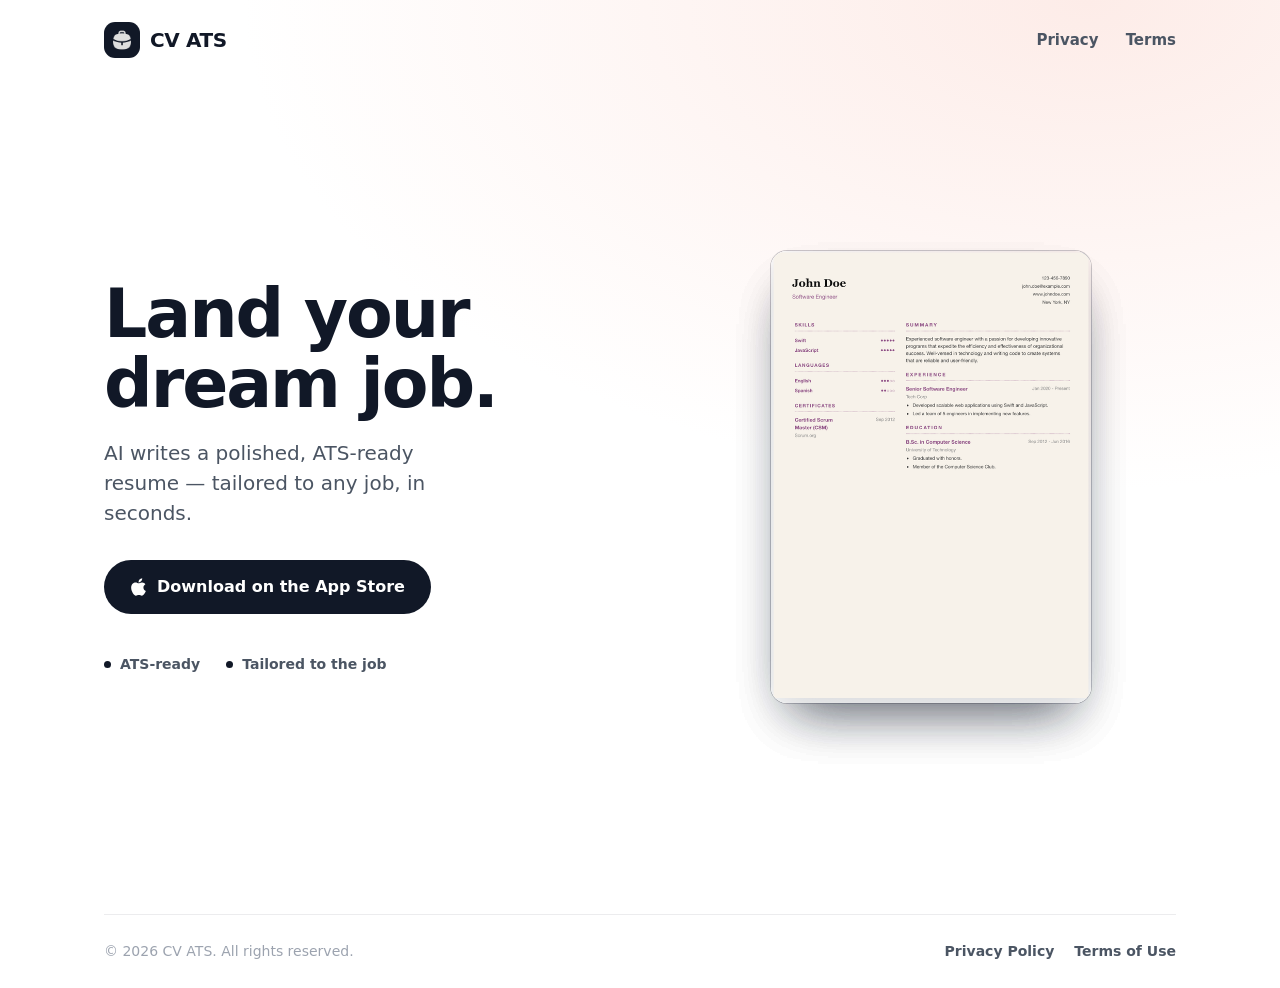
<file: index.html>
<!DOCTYPE html>
<html lang="en">
<head>
  <meta charset="UTF-8" />
  <meta name="viewport" content="width=device-width, initial-scale=1.0" />
  <title>CV ATS — Land your dream job</title>
  <meta name="description" content="AI writes a polished, ATS-ready resume — tailored to any job in seconds." />
  <link rel="stylesheet" href="styles.css" />
  <link rel="icon" href="logo.png" />
</head>
<body>
  <div class="wrap">

    <header class="site-header">
      <a class="brand" href="index.html"><span class="mark"><img src="logo.png" alt="" /></span>CV ATS</a>
      <nav>
        <a href="privacy.html">Privacy</a>
        <a href="terms.html">Terms</a>
      </nav>
    </header>

    <main class="hero">
      <div class="copy">
        <h1>Land your<br />dream job.</h1>
        <p class="lead">AI writes a polished, ATS-ready resume — tailored to any job, in seconds.</p>

        <div class="cta">
          <a class="btn" href="https://apps.apple.com/us/app/cv-ats/id6504455675">
            <svg width="17" height="20" viewBox="0 0 384 512" fill="currentColor" aria-hidden="true"><path d="M318.7 268.7c-.2-36.7 16.4-64.4 50-84.8-18.8-26.9-47.2-41.7-84.7-44.6-35.5-2.8-74.3 20.7-88.5 20.7-15 0-49.4-19.7-76.4-19.7C63.3 141.2 4 184.8 4 273.5q0 39.3 14.4 81.2c12.8 36.7 59 126.7 107.2 125.2 25.2-.6 43-17.9 75.8-17.9 31.8 0 48.3 17.9 76.4 17.9 48.6-.7 90.4-82.5 102.6-119.3-65.2-30.7-61.7-90-61.7-91.9zm-56.6-164.2c27.3-32.4 24.8-61.9 24-72.5-24.1 1.4-52 16.4-67.9 34.9-17.5 19.8-27.8 44.3-25.6 71.9 26.1 2 49.9-11.4 69.5-34.3z"/></svg>
            Download on the App Store
          </a>
        </div>

        <div class="feats">
          <span class="feat"><span class="dot"></span> ATS-ready</span>
          <span class="feat"><span class="dot"></span> Tailored to the job</span>
        </div>
      </div>

      <!-- Real CV templates, cycling like the app's onboarding -->
      <div class="stage">
        <div class="cv-stack" aria-hidden="true">
          <div class="cv"><img src="cv-classic.png" alt="Classic resume template" /></div>
          <div class="cv"><img src="cv-noir.png" alt="Noir resume template" /></div>
          <div class="cv"><img src="cv-cream.png" alt="Cream resume template" /></div>
        </div>
      </div>
    </main>

    <footer class="site-footer">
      <span>© <span id="yr"></span> CV ATS. All rights reserved.</span>
      <div class="links">
        <a href="privacy.html">Privacy Policy</a>
        <a href="terms.html">Terms of Use</a>
      </div>
    </footer>

  </div>
  <script>document.getElementById("yr").textContent = new Date().getFullYear();</script>
</body>
</html>
</file>
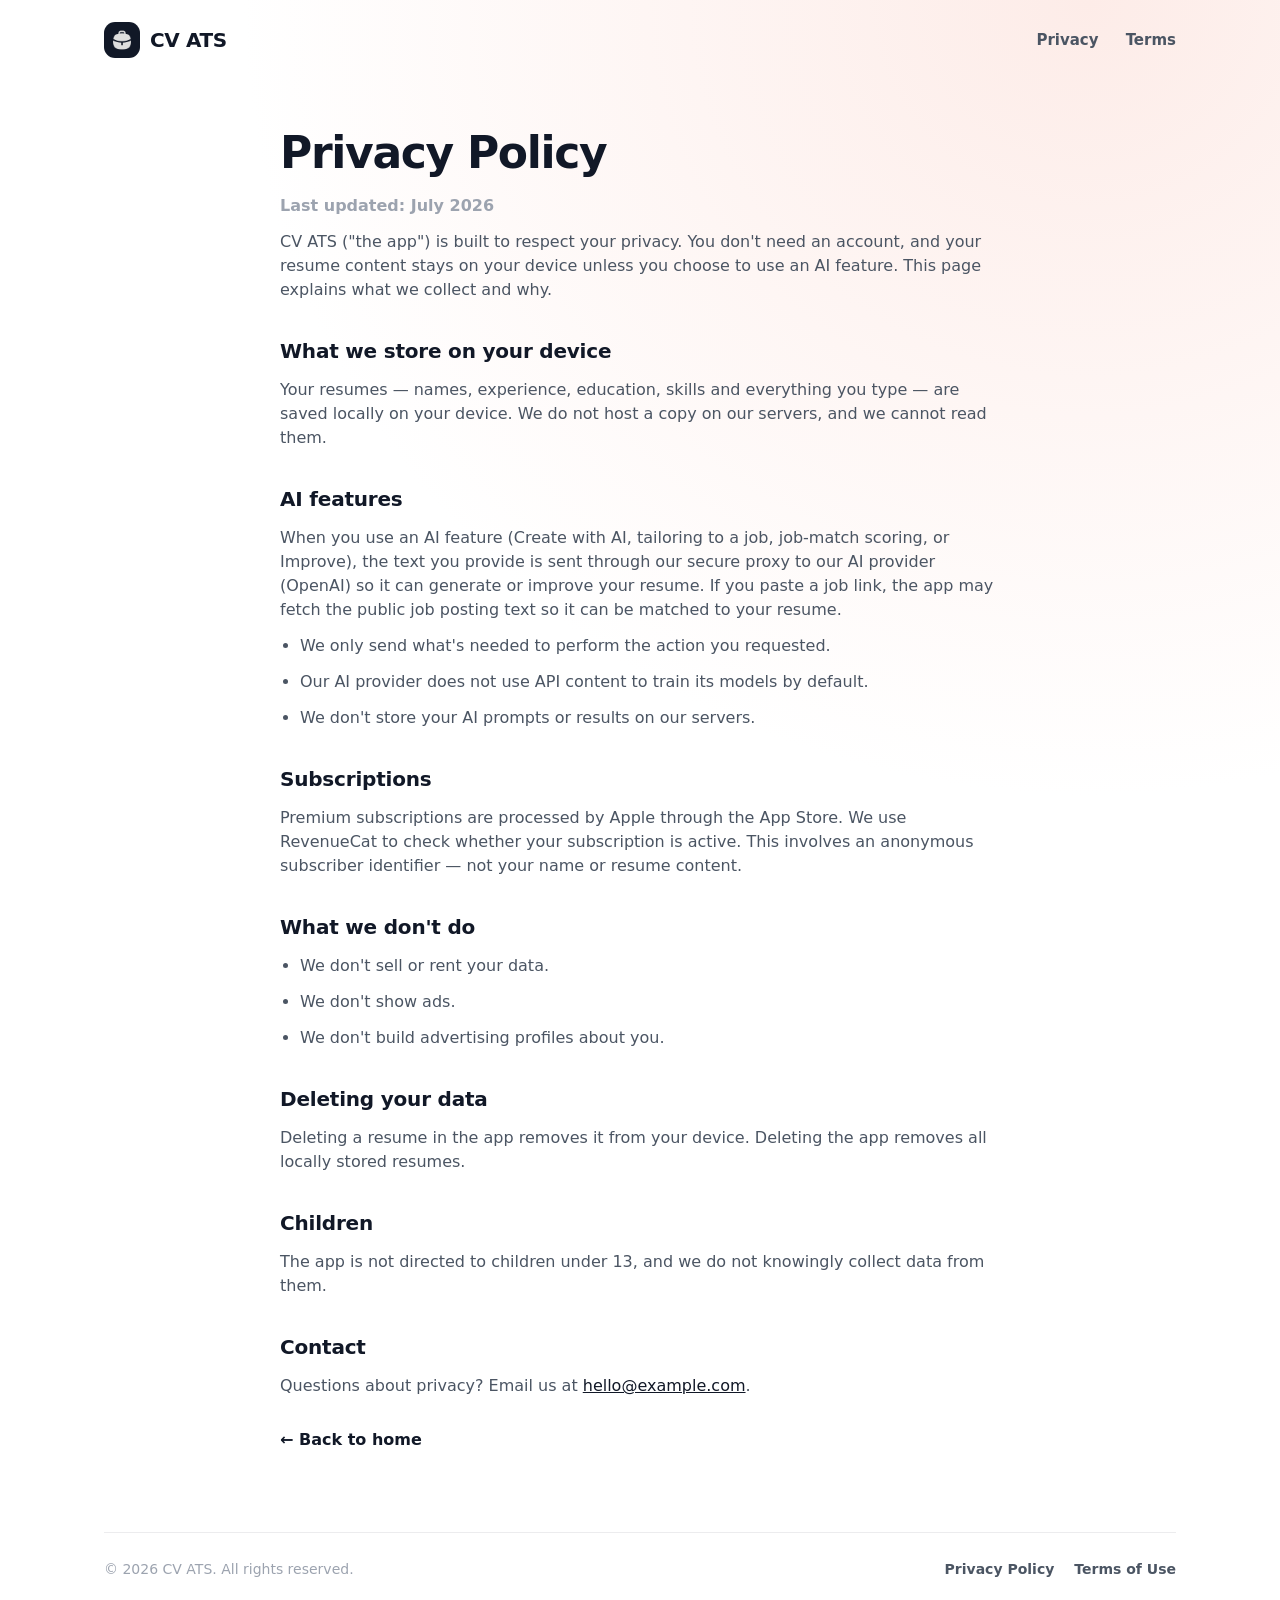
<file: privacy.html>
<!DOCTYPE html>
<html lang="en">
<head>
  <meta charset="UTF-8" />
  <meta name="viewport" content="width=device-width, initial-scale=1.0" />
  <title>Privacy Policy — CV ATS</title>
  <meta name="description" content="How the CV ATS app handles your data." />
  <link rel="stylesheet" href="styles.css" />
  <link rel="icon" href="logo.png" />
</head>
<body>
  <div class="wrap">
    <header class="site-header">
      <a class="brand" href="index.html"><span class="mark"><img src="logo.png" alt="" /></span>CV ATS</a>
      <nav>
        <a href="privacy.html">Privacy</a>
        <a href="terms.html">Terms</a>
      </nav>
    </header>

    <main class="legal">
      <h1>Privacy Policy</h1>
      <p class="updated">Last updated: July 2026</p>

      <p>CV ATS ("the app") is built to respect your privacy. You don't need an account, and your resume content stays on your device unless you choose to use an AI feature. This page explains what we collect and why.</p>

      <h2>What we store on your device</h2>
      <p>Your resumes — names, experience, education, skills and everything you type — are saved locally on your device. We do not host a copy on our servers, and we cannot read them.</p>

      <h2>AI features</h2>
      <p>When you use an AI feature (Create with AI, tailoring to a job, job-match scoring, or Improve), the text you provide is sent through our secure proxy to our AI provider (OpenAI) so it can generate or improve your resume. If you paste a job link, the app may fetch the public job posting text so it can be matched to your resume.</p>
      <ul>
        <li>We only send what's needed to perform the action you requested.</li>
        <li>Our AI provider does not use API content to train its models by default.</li>
        <li>We don't store your AI prompts or results on our servers.</li>
      </ul>

      <h2>Subscriptions</h2>
      <p>Premium subscriptions are processed by Apple through the App Store. We use RevenueCat to check whether your subscription is active. This involves an anonymous subscriber identifier — not your name or resume content.</p>

      <h2>What we don't do</h2>
      <ul>
        <li>We don't sell or rent your data.</li>
        <li>We don't show ads.</li>
        <li>We don't build advertising profiles about you.</li>
      </ul>

      <h2>Deleting your data</h2>
      <p>Deleting a resume in the app removes it from your device. Deleting the app removes all locally stored resumes.</p>

      <h2>Children</h2>
      <p>The app is not directed to children under 13, and we do not knowingly collect data from them.</p>

      <h2>Contact</h2>
      <p>Questions about privacy? Email us at <a href="mailto:hello@example.com">hello@example.com</a>.</p>

      <a class="back" href="index.html">← Back to home</a>
    </main>

    <footer class="site-footer">
      <span>© <span id="yr"></span> CV ATS. All rights reserved.</span>
      <div class="links">
        <a href="privacy.html">Privacy Policy</a>
        <a href="terms.html">Terms of Use</a>
      </div>
    </footer>
  </div>
  <script>document.getElementById("yr").textContent = new Date().getFullYear();</script>
</body>
</html>
</file>
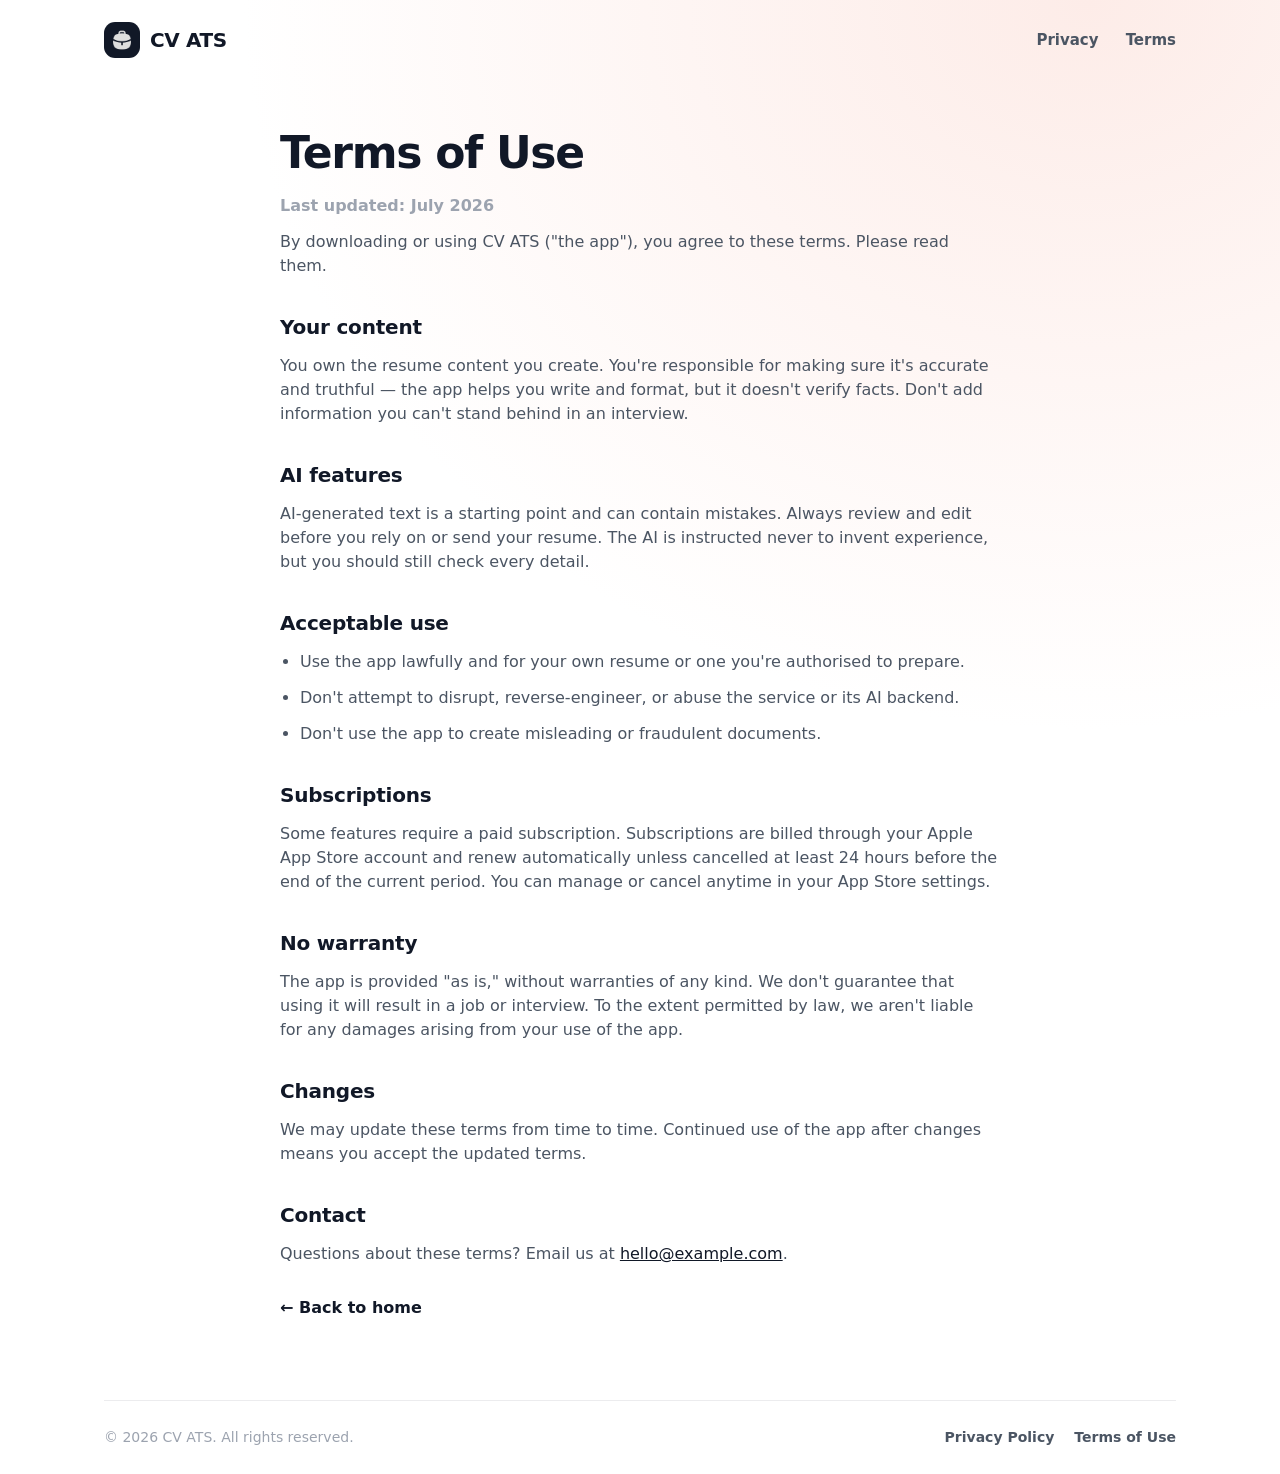
<file: terms.html>
<!DOCTYPE html>
<html lang="en">
<head>
  <meta charset="UTF-8" />
  <meta name="viewport" content="width=device-width, initial-scale=1.0" />
  <title>Terms of Use — CV ATS</title>
  <meta name="description" content="The terms for using the CV ATS app." />
  <link rel="stylesheet" href="styles.css" />
  <link rel="icon" href="logo.png" />
</head>
<body>
  <div class="wrap">
    <header class="site-header">
      <a class="brand" href="index.html"><span class="mark"><img src="logo.png" alt="" /></span>CV ATS</a>
      <nav>
        <a href="privacy.html">Privacy</a>
        <a href="terms.html">Terms</a>
      </nav>
    </header>

    <main class="legal">
      <h1>Terms of Use</h1>
      <p class="updated">Last updated: July 2026</p>

      <p>By downloading or using CV ATS ("the app"), you agree to these terms. Please read them.</p>

      <h2>Your content</h2>
      <p>You own the resume content you create. You're responsible for making sure it's accurate and truthful — the app helps you write and format, but it doesn't verify facts. Don't add information you can't stand behind in an interview.</p>

      <h2>AI features</h2>
      <p>AI-generated text is a starting point and can contain mistakes. Always review and edit before you rely on or send your resume. The AI is instructed never to invent experience, but you should still check every detail.</p>

      <h2>Acceptable use</h2>
      <ul>
        <li>Use the app lawfully and for your own resume or one you're authorised to prepare.</li>
        <li>Don't attempt to disrupt, reverse-engineer, or abuse the service or its AI backend.</li>
        <li>Don't use the app to create misleading or fraudulent documents.</li>
      </ul>

      <h2>Subscriptions</h2>
      <p>Some features require a paid subscription. Subscriptions are billed through your Apple App Store account and renew automatically unless cancelled at least 24 hours before the end of the current period. You can manage or cancel anytime in your App Store settings.</p>

      <h2>No warranty</h2>
      <p>The app is provided "as is," without warranties of any kind. We don't guarantee that using it will result in a job or interview. To the extent permitted by law, we aren't liable for any damages arising from your use of the app.</p>

      <h2>Changes</h2>
      <p>We may update these terms from time to time. Continued use of the app after changes means you accept the updated terms.</p>

      <h2>Contact</h2>
      <p>Questions about these terms? Email us at <a href="mailto:hello@example.com">hello@example.com</a>.</p>

      <a class="back" href="index.html">← Back to home</a>
    </main>

    <footer class="site-footer">
      <span>© <span id="yr"></span> CV ATS. All rights reserved.</span>
      <div class="links">
        <a href="privacy.html">Privacy Policy</a>
        <a href="terms.html">Terms of Use</a>
      </div>
    </footer>
  </div>
  <script>document.getElementById("yr").textContent = new Date().getFullYear();</script>
</body>
</html>
</file>
<file: styles.css>
/* ---- Resume landing — brand palette (blush + ink) ---- */
:root {
  --ink: #111827;
  --ink-soft: #4b5563;
  --ink-faint: #9ca3af;
  --blush: #fdece8;
  --line: rgba(17, 24, 39, 0.08);
  --card: #ffffff;
  --navy: #21384e;
  --cream: #ebe7de;
  --radius: 22px;
  --font: "SF Pro Rounded", ui-rounded, -apple-system, BlinkMacSystemFont,
    "Segoe UI", system-ui, "Helvetica Neue", Arial, sans-serif;
}

* { box-sizing: border-box; margin: 0; padding: 0; }

html { scroll-behavior: smooth; }

body {
  font-family: var(--font);
  color: var(--ink);
  background: radial-gradient(120% 90% at 85% 0%, var(--blush) 0%, #ffffff 55%);
  -webkit-font-smoothing: antialiased;
  line-height: 1.5;
  min-height: 100vh;
}

/* ---- Shared layout ---- */
.wrap { width: 100%; max-width: 1120px; margin: 0 auto; padding: 0 24px; }

.brand {
  display: flex; align-items: center; gap: 10px;
  font-weight: 800; font-size: 20px; letter-spacing: -0.02em;
  color: var(--ink); text-decoration: none;
}
.brand .mark {
  width: 36px; height: 36px; border-radius: 11px;
  background: var(--ink); color: #fff;
  display: grid; place-items: center;
}
.brand .mark img { width: 22px; height: 22px; filter: invert(1); }

.site-header {
  position: relative; z-index: 5;
  display: flex; align-items: center; justify-content: space-between;
  padding: 22px 0;
}
.site-header nav a {
  color: var(--ink-soft); text-decoration: none; font-weight: 600;
  font-size: 15px; margin-left: 22px;
}
.site-header nav a:hover { color: var(--ink); }

/* ---- Hero ---- */
.hero {
  min-height: calc(100vh - 86px);
  display: grid; grid-template-columns: 1.05fr 0.95fr;
  align-items: center; gap: 40px;
  padding: 20px 0 40px;
}
.hero h1 {
  font-size: clamp(40px, 6vw, 68px);
  line-height: 1.02; letter-spacing: -0.03em; font-weight: 800;
}
.hero p.lead {
  margin-top: 20px; font-size: clamp(17px, 2vw, 20px);
  color: var(--ink-soft); max-width: 30ch;
}
.cta { margin-top: 32px; display: flex; align-items: center; gap: 16px; flex-wrap: wrap; }
.btn {
  display: inline-flex; align-items: center; gap: 10px;
  background: var(--ink); color: #fff; text-decoration: none;
  font-weight: 700; font-size: 16px;
  padding: 15px 26px; border-radius: 999px;
  transition: transform .15s ease, opacity .15s ease;
}
.btn:hover { transform: translateY(-2px); }
.btn.ghost { background: transparent; color: var(--ink); border: 1.5px solid var(--line); }
.soon { color: var(--ink-faint); font-size: 14px; font-weight: 600; }

/* tiny feature row */
.feats { margin-top: 40px; display: flex; gap: 26px; flex-wrap: wrap; }
.feat { display: flex; align-items: center; gap: 9px; color: var(--ink-soft); font-weight: 600; font-size: 14px; }
.feat .dot { width: 7px; height: 7px; border-radius: 50%; background: var(--ink); }

/* ---- Animated CV stack ---- */
.stage { position: relative; display: grid; place-items: center; }
/* Fanned deck (like the app's onboarding): center card upright, two behind
   peeking left/right; they auto-advance so each card takes the front in turn. */
.cv-stack {
  position: relative;
  width: min(320px, 74vw); aspect-ratio: 1 / 1.414;
  animation: float 6s ease-in-out infinite;
}
@keyframes float { 0%,100% { transform: translateY(0); } 50% { transform: translateY(-10px); } }

.cv {
  position: absolute; inset: 0;
  background: var(--card); border-radius: 16px; overflow: hidden;
  box-shadow: 0 26px 50px -22px rgba(17,24,39,0.32), 0 0 0 1px var(--line);
  animation: fan 8.4s infinite cubic-bezier(.65,0,.35,1);
  will-change: transform, opacity;
}
.cv img { width: 100%; height: 100%; object-fit: cover; display: block; }
.cv:nth-of-type(1) { animation-delay: 0s; }
.cv:nth-of-type(2) { animation-delay: -2.8s; }
.cv:nth-of-type(3) { animation-delay: -5.6s; }

@keyframes fan {
  /* front / center */
  0%,  28%  { transform: translate(0, 0)     rotate(0deg)    scale(1);   opacity: 1;   z-index: 30; }
  /* behind, peeking right */
  34%, 62%  { transform: translate(26%, 14px) rotate(5.7deg)  scale(.9); opacity: .5;  z-index: 20; }
  /* behind, peeking left */
  68%, 96%  { transform: translate(-26%, 14px) rotate(-5.7deg) scale(.9); opacity: .5; z-index: 10; }
  100%      { transform: translate(0, 0)     rotate(0deg)    scale(1);   opacity: 1;   z-index: 30; }
}

/* mini resume building blocks */
.r-name { height: 15px; width: 55%; border-radius: 4px; background: var(--ink); }
.r-sub  { height: 8px;  width: 34%; border-radius: 3px; background: var(--ink-faint); margin-top: 8px; }
.r-head { height: 7px;  width: 26%; border-radius: 3px; background: var(--ink); margin: 18px 0 9px; opacity: .85; }
.r-line { height: 6px;  border-radius: 3px; background: rgba(17,24,39,.14); margin-bottom: 7px; }
.r-line.s { width: 60%; } .r-line.m { width: 82%; } .r-line.l { width: 96%; }

.cv.two { display: grid; grid-template-columns: 1fr 38%; gap: 0; padding: 0; }
.cv.two .main { padding: 22px 16px 22px 22px; }
.cv.two .side { padding: 22px 16px; }
/* Noir */
.cv--noir .side { background: var(--navy); }
.cv--noir .side .r-head { background: #fff; opacity: .9; }
.cv--noir .side .r-line { background: rgba(255,255,255,.35); }
.cv--noir .side .r-name { background: rgba(255,255,255,.9); }
.cv--noir .side .r-sub { background: rgba(255,255,255,.5); }
/* Sterling (cream side, black ink) */
.cv--sterling .side { background: var(--cream); }
.cv--sterling .side .r-head { background: var(--ink); }
.cv--sterling .side .r-line { background: rgba(17,24,39,.18); }

/* ---- Footer ---- */
.site-footer {
  border-top: 1px solid var(--line);
  padding: 26px 0; margin-top: 20px;
  display: flex; align-items: center; justify-content: space-between;
  flex-wrap: wrap; gap: 12px;
  color: var(--ink-faint); font-size: 14px;
}
.site-footer a { color: var(--ink-soft); text-decoration: none; font-weight: 600; margin-left: 20px; }
.site-footer a:first-child { margin-left: 0; }
.site-footer a:hover { color: var(--ink); }
.site-footer .links { display: flex; flex-wrap: wrap; }

/* ---- Legal (privacy / terms) pages ---- */
.legal { max-width: 720px; margin: 0 auto; padding: 40px 0 60px; }
.legal h1 { font-size: clamp(30px, 5vw, 44px); letter-spacing: -0.03em; }
.legal .updated { color: var(--ink-faint); font-weight: 600; margin-top: 8px; }
.legal h2 { font-size: 20px; margin-top: 34px; letter-spacing: -0.01em; }
.legal p, .legal li { color: var(--ink-soft); margin-top: 12px; }
.legal ul { margin-top: 8px; padding-left: 20px; }
.legal a { color: var(--ink); }
.back { display: inline-flex; align-items: center; gap: 8px; color: var(--ink-soft);
  text-decoration: none; font-weight: 700; margin-top: 30px; }

/* ---- Responsive ---- */
@media (max-width: 820px) {
  .hero { grid-template-columns: 1fr; min-height: auto; padding-top: 8px; text-align: center; }
  .hero p.lead { margin-left: auto; margin-right: auto; }
  .cta, .feats { justify-content: center; }
  .stage { order: -1; margin-bottom: 8px; }
  .site-header nav { display: none; }
}
</file>
